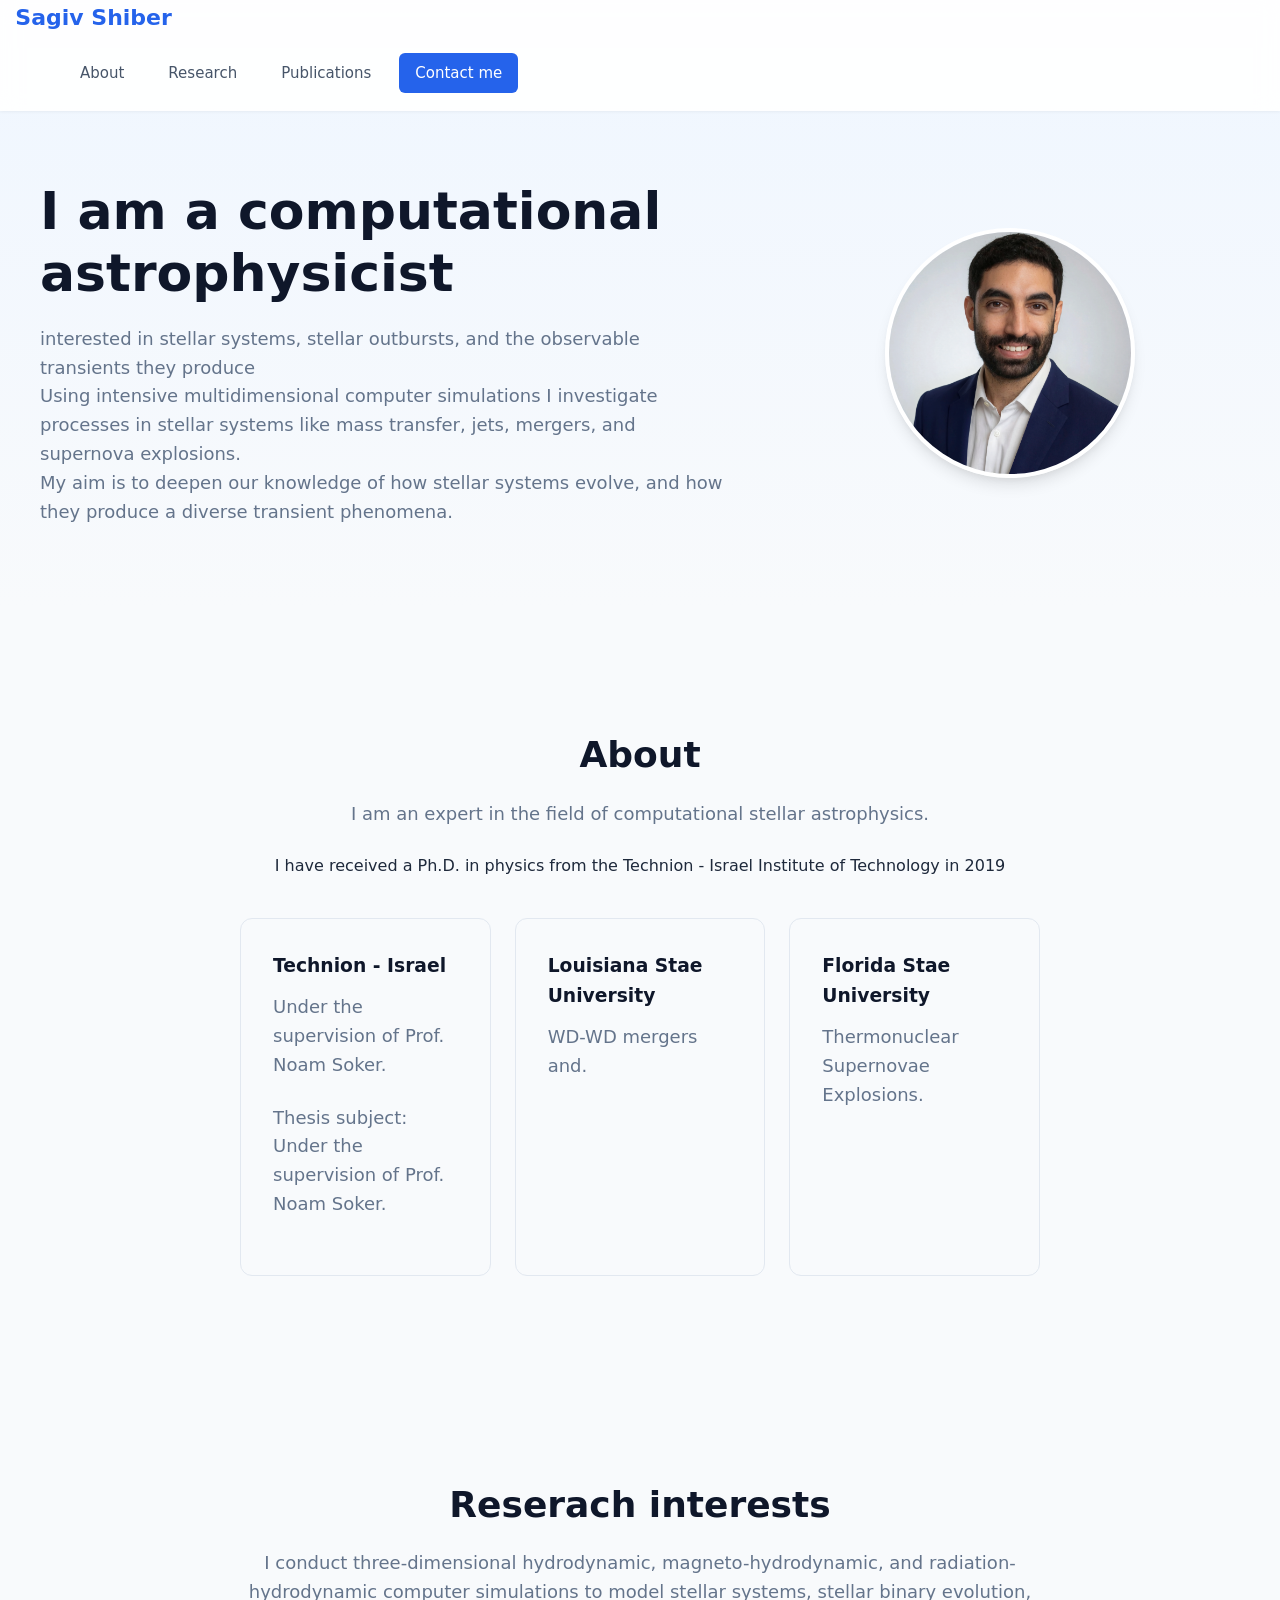
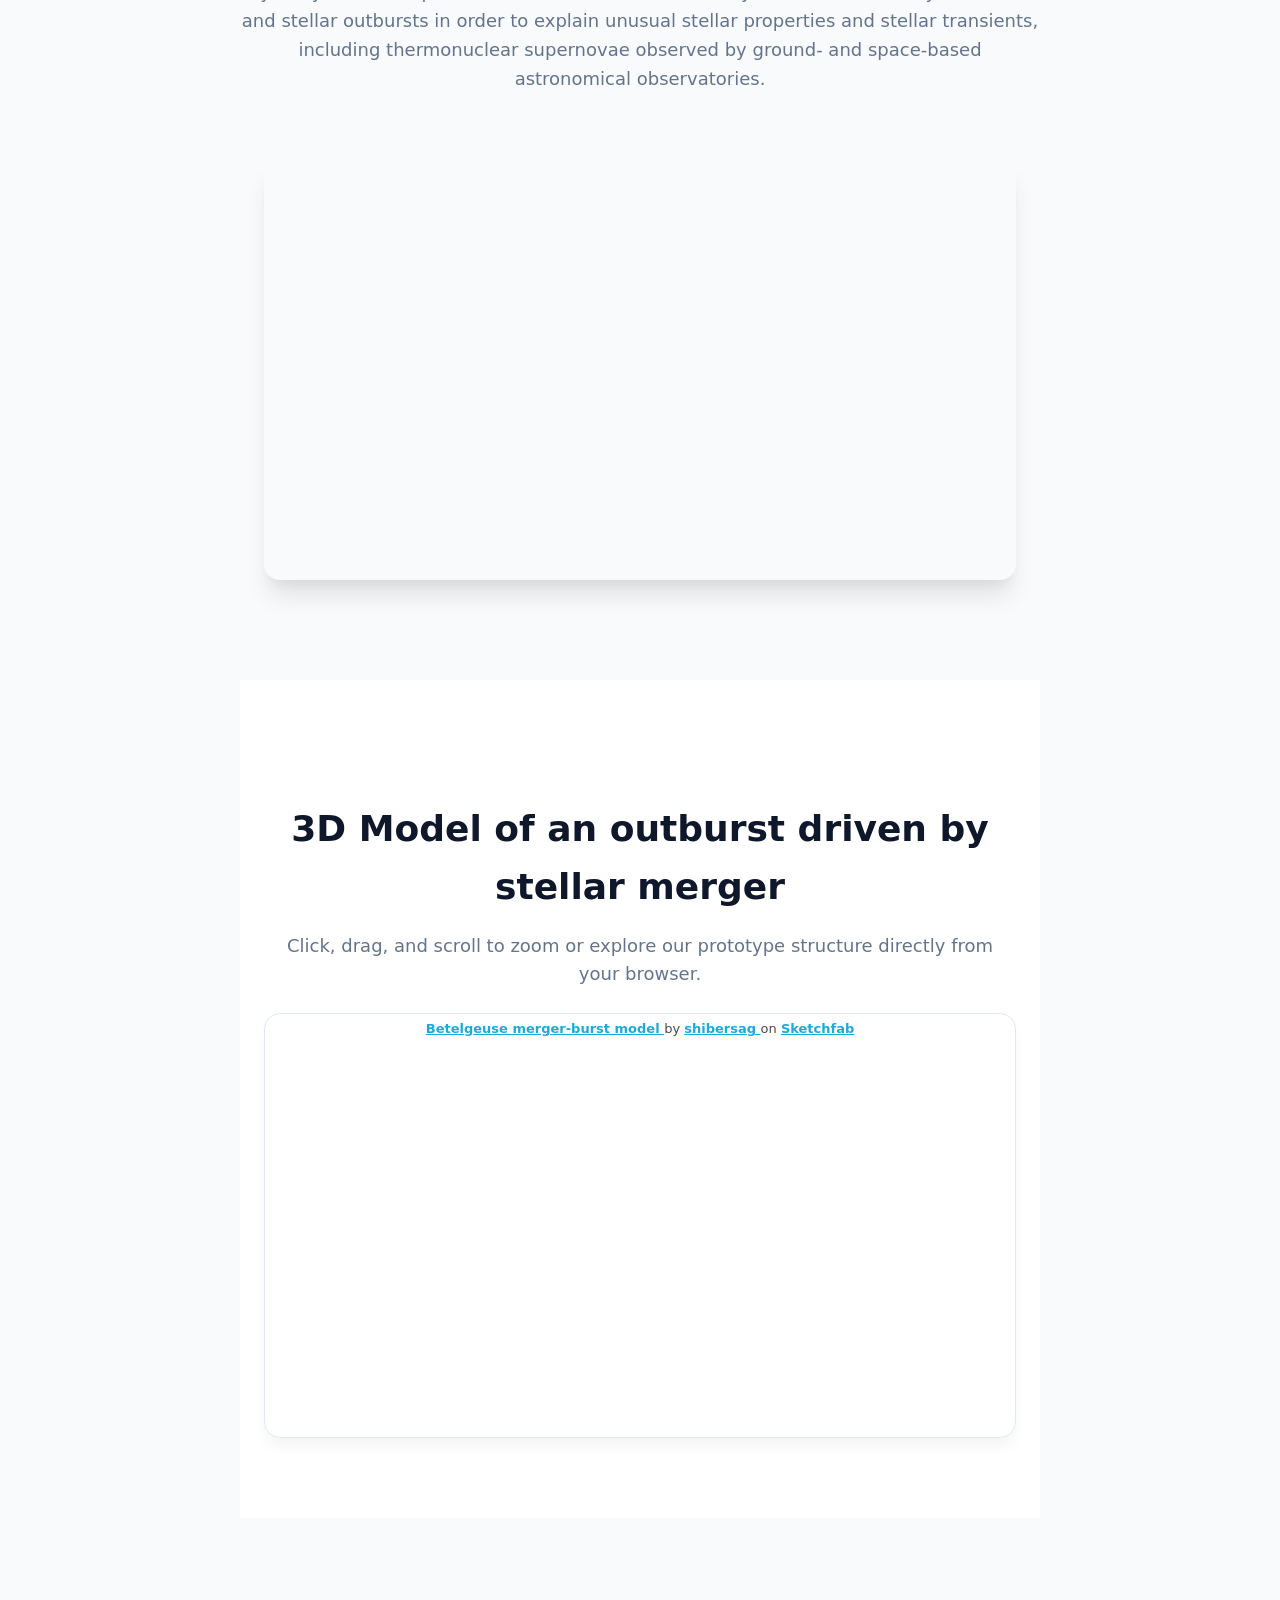
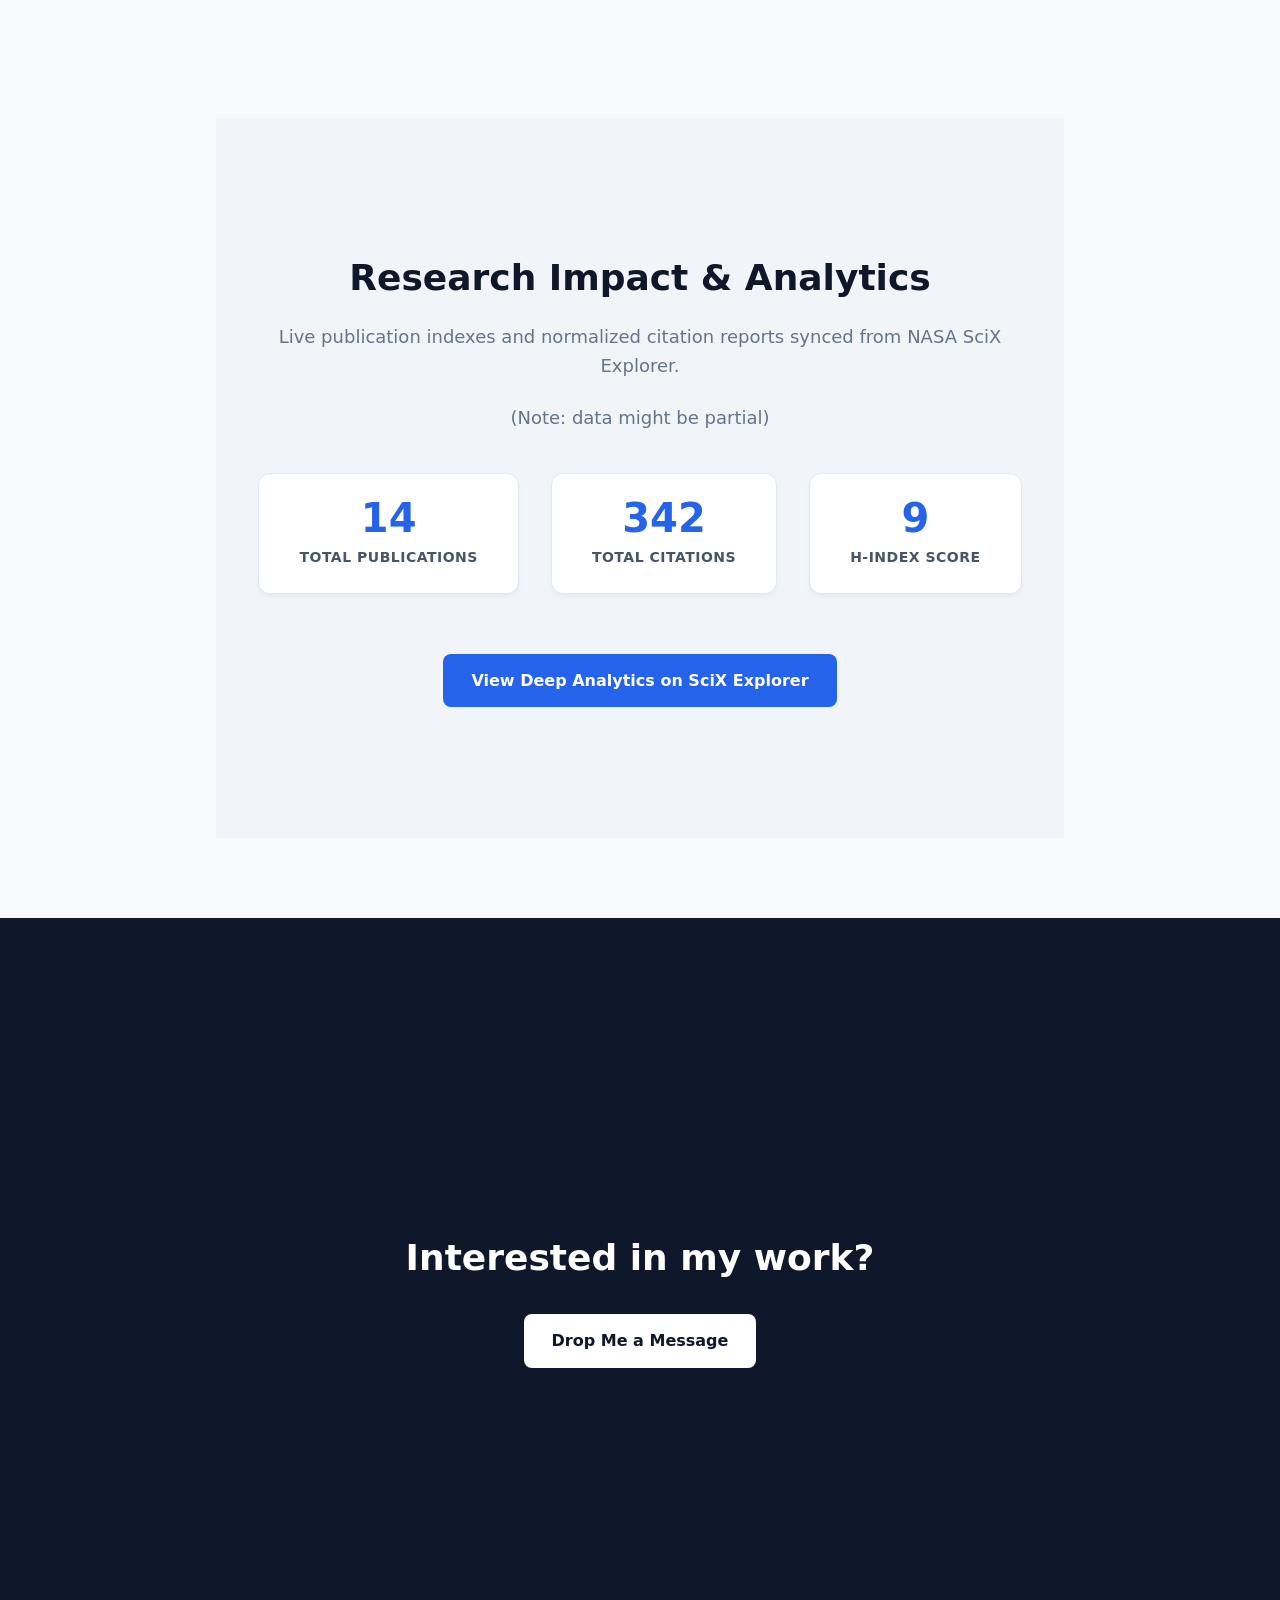
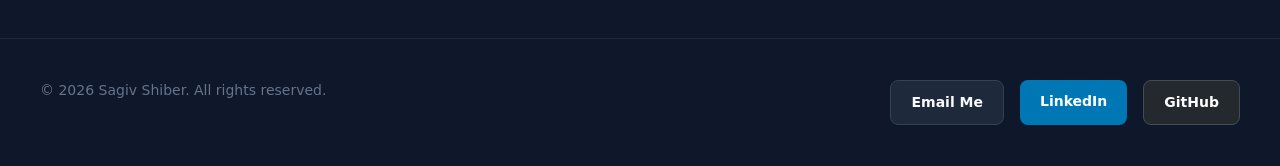
<file: index.html>
<!DOCTYPE html>
<html lang="en">
<head>
    <meta charset="UTF-8">
    <meta name="viewport" content="width=device-width, initial-scale=1.0">
    <title>Sagiv Shiber Astro Page</title>
    <!-- This links your HTML file to your CSS file -->
    <link rel="stylesheet" href="style.css">
<!--    <style>
        * { box-sizing: border-box; margin: 0; padding: 0; font-family: -apple-system, BlinkMacSystemFont, "Segoe UI", Roboto, Helvetica, Arial, sans-serif; }
        body { background-color: #f9fafb; color: #111827; line-height: 1.5; }
        .container { max-width: 1200px; margin: 0 auto; padding: 0 20px; }
        
        /* Header */
        header { display: flex; justify-content: space-between; align-items: center; padding: 24px 0; }
        .logo { font-size: 24px; font-weight: 700; color: #4f46e5; text-decoration: none; }
        
        /* Hero Section */
        .hero { display: flex; flex-direction: column; align-items: center; text-align: center; padding: 100px 0; }
        h1 { font-size: 48px; font-weight: 800; letter-spacing: -1px; margin-bottom: 20px; max-width: 800px; line-height: 1.2; }
        h1 span { color: #4f46e5; }
        p { font-size: 20px; color: #4b5563; margin-bottom: 40px; max-width: 600px; }
        
        /* Form */
        form { display: flex; gap: 12px; width: 100%; max-width: 480px; }
        input[type="email"] { flex: 1; padding: 14px 16px; border: 1px solid #d1d5db; border-radius: 8px; font-size: 16px; outline: none; }
        input[type="email"]:focus { border-color: #4f46e5; box-shadow: 0 0 0 3px rgba(79, 70, 229, 0.1); }
        button { background-color: #4f46e5; color: white; border: none; padding: 14px 24px; border-radius: 8px; font-size: 16px; font-weight: 600; cursor: pointer; transition: background 0.2s; }
        button:hover { background-color: #4338ca; }
        
        @media (max-width: 600px) {
            h1 { font-size: 36px; }
            form { flex-direction: column; }
            button { width: 100%; }
        }
        /* Base Setup & Smooth Scrolling */
        * { box-sizing: border-box; margin: 0; padding: 0; font-family: system-ui, -apple-system, sans-serif; }
        html { scroll-behavior: smooth; } /* Makes the page slide smoothly down to the section */
        body { background-color: #f8fafc; color: #1e293b; line-height: 1.6; }
        
        /* Sticky Navigation Bar */
        header { position: fixed; top: 0; left: 0; width: 100%; background: rgba(255, 255, 255, 0.9); backdrop-filter: blur(10px); box-shadow: 0 1px 3px rgba(0,0,0,0.05); z-index: 1000; }
        .nav-container { max-width: 1200px; margin: 0 auto; display: flex; justify-content: space-between; align-items: center; padding: 18px 24px; }
        .logo { font-size: 22px; font-weight: 700; color: #2563eb; text-decoration: none; }
        
        .nav-links { display: flex; gap: 12px; list-style: none; }
        .nav-btn { display: inline-block; text-decoration: none; color: #475569; padding: 8px 16px; font-size: 15px; font-weight: 500; border-radius: 6px; transition: all 0.2s; }
        .nav-btn:hover { background-color: #f1f5f9; color: #0f172a; }
        .nav-btn.cta { background-color: #2563eb; color: white; }
        .nav-btn.cta:hover { background-color: #1d4ed8; }

        /* Global Section Styling */
        section { padding: 120px 24px 80px 24px; min-height: 80vh; display: flex; flex-direction: column; align-items: center; justify-content: center; text-align: center; }
        .section-content { max-width: 800px; margin: 0 auto; }
        h2 { font-size: 36px; margin-bottom: 16px; color: #0f172a; }
        p { font-size: 18px; color: #64748b; margin-bottom: 24px; }

        /* Individual Sections Styling */
        #home { background: linear-gradient(to bottom, #eff6ff, #f8fafc); padding-top: 180px; }
        #home h1 { font-size: 52px; font-weight: 800; tracking: -1px; margin-bottom: 20px; color: #0f172a; }
        
        #features { background-color: #ffffff; }
        .grid { display: grid; grid-template-columns: repeat(auto-fit, minmax(240px, 1fr)); gap: 24px; margin-top: 40px; width: 100%; max-width: 1000px; }
        .card { background: #f8fafc; padding: 32px; border-radius: 12px; border: 1px solid #e2e8f0; text-align: left; }
        .card h3 { margin-bottom: 12px; color: #0f172a; }

        #pricing { background-color: #f8fafc; }
        .price-card { background: white; padding: 40px; border-radius: 16px; border: 2px solid #2563eb; box-shadow: 0 10px 15px -3px rgba(37, 99, 235, 0.1); display: inline-block; max-width: 360px; width: 100%; margin-top: 30px; }
        .price { font-size: 48px; font-weight: 800; color: #0f172a; margin: 16px 0; }

        #contact { background-color: #0f172a; color: white; }
        #contact h2 { color: white; }
        #contact p { color: #94a3b8; }
        .contact-btn { display: inline-block; background: white; color: #0f172a; padding: 14px 28px; border-radius: 8px; font-weight: 600; text-decoration: none; margin-top: 12px; }

        /* Responsive design for smaller screens */
        @media (max-width: 640px) {
            .nav-container { flex-direction: column; gap: 16px; padding: 12px; }
            #home h1 { font-size: 36px; }
            section { padding-top: 140px; }
        }
    </style> -->
</head>
<body>
    <div class="container">
    
        <!-- Header Navigation -->
        <header>
            <a href="#home" class="logo">&nbsp;&nbsp;Sagiv Shiber</a>
            <div class="nav-container">
            <!-- <a href="#home" class="logo">LaunchPad</a> -->
            <nav>
                <ul class="nav-links">
                    <!-- The href="#id" matches the id="id" on the sections below -->
                    <li><a href="#about" class="nav-btn">About</a></li>
                    <li><a href="#research" class="nav-btn">Research</a></li>
                    <li><a href="#publications" class="nav-btn">Publications</a></li>
                    <li><a href="#contact" class="nav-btn cta">Contact me</a></li>
                </ul>
            </nav>
            </div>
        </header>
            <!-- Main Content Sections -->
    <main>
        <!-- Home / Hero Section -->
        <section id="home">
            <div class="hero-two-column">
                <!-- Left Side: Profile Text Content -->
                <div class="hero-text-content">
                    <h1>I am a computational astrophysicist</h1>
                    <p>interested in stellar systems, stellar outbursts, and the observable transients they produce</p>
                    <p>Using intensive multidimensional computer simulations I investigate processes in stellar systems like mass transfer, jets, mergers, and supernova explosions.</p>
                    <!-- <p>As we now understand that stars are often formed in pairs, it is becoming clear that many transient phenomena, from novae to luminous red novae and supernovae are associated with stellar binarity.</p>-->
                    <p> My aim is to deepen our knowledge of how stellar systems evolve, and how they produce a diverse transient phenomena.</p>
                </div>
        
                <!-- Right Side: Profile Picture Container -->
                <div class="hero-image-content">
                    <!-- Ensure profile.jpg matches your uploaded file name exactly -->
                    <img src="headshot.png" alt="My headshot picture" class="profile-avatar">
                </div>
            </div>
        </section>

        <!-- About Section -->
        <section id="about">
            <div class="section-content">
                <h2>About</h2>
                <p>I am an expert in the field of computational stellar astrophysics.</p>
                <p></p>I have received a Ph.D. in physics from the Technion - Israel Institute of Technology in 2019 </p>
                <div class="grid">
                    <div class="card">
                        <h3>Technion - Israel</h3>
                        <p>Under the supervision of Prof. Noam Soker.</p>
                        <p>Thesis subject: Under the supervision of Prof. Noam Soker.</p>
                    </div>
                    <div class="card">
                        <h3>Louisiana Stae University</h3>
                        <p>WD-WD mergers and.</p>
                    </div>
                    <div class="card">
                        <h3>Florida Stae University</h3>
                        <p>Thermonuclear Supernovae Explosions.</p>
                    </div>
                </div>
            </div>
        </section>

        <!-- Research Section -->
        <section id="research">
            <div class="section-content">
                <h2>Reserach interests</h2>
                <p>I conduct three-dimensional hydrodynamic, magneto-hydrodynamic, and radiation-hydrodynamic computer simulations 
                    to model stellar systems, stellar binary evolution, and stellar outbursts in order to explain unusual stellar properties and 
                    stellar transients, including thermonuclear supernovae observed by ground- and space-based astronomical observatories.</p>
             <!--   <div class="price-card">
                    <h3>Reserch examples</h3>
                    <div class="price">$29<span style="font-size: 16px; font-weight: normal; color: #64748b;">/mo</span></div>
                    <p style="font-size: 15px; margin-bottom: 30px;">Includes all premium components, custom domain support, and priority updates.</p>
                    <a href="#contact" class="nav-btn cta" style="display: block; text-align: center;">Choose Pro</a>
                </div> -->
        <!-- Video Player Block -->
        <div class="video-section">
            <div class="video-container">
                <!-- SWAP OUT THE URL BELOW WITH YOUR YOUTUBE EMBED LINK -->
                <iframe width="560" height="315" src="https://www.youtube.com/embed/wA_56U6aF2s?si=P_Bl77ptEUR0Wiqi" title="Outflows from a massive merger" frameborder="0" allow="accelerometer; autoplay; clipboard-write; encrypted-media; gyroscope; picture-in-picture; web-share" referrerpolicy="strict-origin-when-cross-origin" allowfullscreen></iframe>
                <!-- <iframe src="https://youtu.be/wA_56U6aF2s?si=P_Bl77ptEUR0Wiqi" title="Outflows from a massive merger" allow="accelerometer; autoplay; clipboard-write; encrypted-media; gyroscope; picture-in-picture; web-share" allowfullscreen></iframe> -->
            </div>
        </div>
<!-- 3D Model Section -->
<section id="model-showcase">
    <div class="section-content">
        <h2>3D Model of an outburst driven by stellar merger</h2>
        <p>Click, drag, and scroll to zoom or explore our prototype structure directly from your browser.</p>
        <div class="sketchfab-container"> <iframe title="Betelgeuse merger-burst model" frameborder="0" allowfullscreen mozallowfullscreen="true" webkitallowfullscreen="true" allow="autoplay; fullscreen; xr-spatial-tracking" xr-spatial-tracking execution-while-out-of-viewport execution-while-not-rendered web-share src="https://sketchfab.com/models/7f6f18a3d1944bae9bd47f6cb8115727/embed"> </iframe> <p style="font-size: 13px; font-weight: normal; margin: 5px; color: #4A4A4A;"> <a href="https://sketchfab.com/3d-models/betelgeuse-merger-burst-model-7f6f18a3d1944bae9bd47f6cb8115727" target="_blank" rel="nofollow" style="font-weight: bold; color: #1CAAD9;"> Betelgeuse merger-burst model </a> by <a href="https://sketchfab.com/shibersag" target="_blank" rel="nofollow" style="font-weight: bold; color: #1CAAD9;"> shibersag </a> on <a href="https://sketchfab.com" target="_blank" rel="nofollow" style="font-weight: bold; color: #1CAAD9;">Sketchfab</a></p></div>
        <!-- <div class="sketchfab-container">
            <!-- SWAP OUT THE EMBED CODE BELOW WITH YOUR SKETCHFAB EMBED LINK -->
         <!--   <iframe title="3D Model" frameborder="0" allowfullscreen mozallowfullscreen="true" webkitallowfullscreen="true" allow="autoplay; fullscreen; xr-spatial-tracking" xr-spatial-tracking execution-while-out-of-viewport execution-while-not-rendered web-share src="https://sketchfab.com"></iframe>
        </div> -->
    </div>
</section>

            </div>
        </section>

        <!-- Publications Section -->
        <section id="publications">
          <section id="scix-metrics">
            <div class="section-content">
                <h2>Research Impact & Analytics</h2>
                <p>Live publication indexes and normalized citation reports synced from NASA SciX Explorer.</p>
                <p>(Note: data might be partial)</p>
        
                <div class="metrics-grid">
                    <!-- Dynamic Metric Box 1 -->
                    <div class="metric-box">
                        <div class="metric-val" id="pub-count">--</div>
                        <div class="metric-lbl">Total Publications</div>
                    </div>
                
                    <!-- Dynamic Metric Box 2 -->
                    <div class="metric-box">
                        <div class="metric-val" id="cite-count">--</div>
                        <div class="metric-lbl">Total Citations</div>
                    </div>
                
                    <!-- Dynamic Metric Box 3 -->
                    <div class="metric-box">
                        <div class="metric-val" id="h-index">--</div>
                        <div class="metric-lbl">h-index Score</div>
                    </div>
                </div>
                
                <!-- Live Action Link out to full profile -->
                <!-- REPLACE THE URL BELOW WITH YOUR ACTUAL SCIX AUTHOR SEARCH QUERY RESULT -->
                <a href="https://scixplorer.org/search/metrics?d=astrophysics&filter_author_facet_hier_fq_author=AND%2Cauthor_facet_hier%3A%220%2FShiber%2C+S%22&filter_database_fq_database=AND%2C%28%28database%3Aastronomy+OR+database%3Aphysics%29%29%2Cdatabase%3A%22astronomy%22&fq=%7B%21type%3Daqp+v%3D%24fq_database%7D&fq=%7B%21type%3Daqp+v%3D%24fq_author%7D&fq_author=%28author_facet_hier%3A%220%2FShiber%2C+S%22%29+AND+%28author_facet_hier%3A%220%5C%2FShiber%2C+S%22%29&fq_database=%28%28%28database%3Aastronomy+OR+database%3Aphysics%29%29+AND+database%3A%22astronomy%22%29+AND+%28database%3A%22astronomy%22%29&p=1&p_=0&q=Shiber&sort=date+desc" target="_blank" rel="noopener noreferrer" class="scix-profile-btn">
                    View Deep Analytics on SciX Explorer
                </a>
            </div>
        </section>
     </section>

        <!-- Contact Section -->
        <section id="contact">
            <div class="section-content">
                <h2>Interested in my work?</h2>
                <!-- <p>Join over 10,000 creators, developers, and small business owners building the future web.</p> -->
                <a href="mailto:hello@yoursite.com" class="contact-btn">Drop Me a Message</a>
            </div>
        </section>
    </main>

<!--        <main class="hero">
            <h1>The smarter way to manage your <span>daily workflow</span></h1>
            <p>Stop wasting hours on repetitive, manual tasks. Automate your pipeline and get back to doing the work that actually moves the needle.</p>
            <form action="#" method="POST">
                <input type="email" placeholder="sshiber@fsu.edu" required>
                <button type="submit">Let me know if you are interested in my work</button>
            </form>
        </main> -->
            <!-- Footer Banner Section -->
    <footer class="footer-banner">
        <div class="footer-content">
            <p class="footer-text">&copy; 2026 Sagiv Shiber. All rights reserved.</p>
            <div class="footer-socials">
                <!-- Replace the # with your actual email link and profile URLs -->
                <a href="mailto:sshiber@fsu.edu" class="footer-link email-btn">Email Me</a>
                <a href="https://www.linkedin.com/in/sagiv-shiber-8a8aa1310" target="_blank" rel="noopener noreferrer" class="footer-link linkedin-btn">LinkedIn</a>
                <a href="https://github.com/shibersag" target="_blank" rel="noopener noreferrer" class="footer-link github-btn">GitHub</a>
            </div>
        </div>
    </footer>
    </div>

<script>
document.addEventListener("DOMContentLoaded", function () {
    // 1. Enter your canonical name syntax or ORCID ID as registered on SciX/ADS
    const authorQuery = 'author:"YourLastName, FirstName"'; 
    
    // 2. Target public API payload wrapper
    const apiUrl = `https://harvard.edu{encodeURIComponent(authorQuery)}&fl=citation_count&rows=2000`;
    
    // Fallback Mock values if accessing locally without an active token environment
    // Remove or replace these values when parsing server scripts directly
    setTimeout(() => {
        document.getElementById('pub-count').innerText = "14";  // Example value
        document.getElementById('cite-count').innerText = "342"; // Example value
        document.getElementById('h-index').innerText = "9";     // Example value
    }, 800);

    /* UNCOMMENT THIS CODE LOGIC BLOCK WHEN READY TO DEPLOY WITH YOUR API DEVELOPER TOKEN
    fetch(apiUrl, {
        method: 'GET',
        headers: {
            'Authorization': 'Bearer YOUR_SCIX_DEVELOPER_TOKEN_HERE',
            'Accept': 'application/json'
        }
    })
    .then(response => response.json())
    .then(data => {
        const docs = data.response.docs;
        const totalPubs = data.response.numFound;
        
        let totalCitations = 0;
        let citationsArray = [];
        
        docs.forEach(doc => {
            let count = doc.citation_count || 0;
            totalCitations += count;
            citationsArray.push(count);
        });
        
        // Sort descending to find h-index metric
        citationsArray.sort((a, b) => b - a);
        let hIndex = 0;
        while (hIndex < citationsArray.length && citationsArray[hIndex] >= hIndex + 1) {
            hIndex++;
        }
        
        // Inject results straight to the user layout interface
        document.getElementById('pub-count').innerText = totalPubs;
        document.getElementById('cite-count').innerText = totalCitations;
        document.getElementById('h-index').innerText = hIndex;
    })
    .catch(error => console.error('Error fetching SciX data metrics:', error));
    */
});
</script>
</body>
</html>
</file>
<file: style.css>
/* Footer Banner Styles */
.footer-banner {
    background-color: #0f172a; /* Deep dark slate background */
    color: #94a3b8; /* Light gray text color */
    padding: 40px 24px;
    border-top: 1px solid #1e293b;
    text-align: center;
}

.footer-content {
    max-width: 1200px;
    margin: 0 auto;
    display: flex;
    flex-direction: column;
    align-items: center;
    gap: 20px;
}

.footer-text {
    font-size: 14px;
}

.footer-socials {
    display: flex;
    gap: 16px;
    flex-wrap: wrap;
    justify-content: center;
}

/* Profile Image Avatar Styling */
.profile-image-container {
    margin-bottom: 24px;
    display: flex;
    justify-content: center;
}
/* Two-Column Hero Base Layout */
#home {
    background: linear-gradient(to bottom, #eff6ff, #f8fafc);
    padding: 160px 24px 80px 24px; /* Generous padding to clear the sticky top nav */
    min-height: auto;
    display: flex;
    justify-content: center;
    align-items: center;
}

.hero-two-column {
    max-width: 1200px;
    width: 100%;
    margin: 0 auto;
    display: grid;
    grid-template-columns: 1.2fr 0.8fr; /* Gives the text slightly more horizontal space than the image */
    gap: 48px;
    align-items: center;
    text-align: left; /* Left aligns all text layout content */
}

/* Typography Overrides for Left-Aligned Grid */
.hero-text-content h1 {
    font-size: 48px;
    font-weight: 800;
    margin-bottom: 20px;
    color: #0f172a;
    line-height: 1.2;
}

.hero-text-content p {
    font-size: 18px;
    color: #64748b;
    margin-bottom: 0; /* Clear bottom spacing inside the column framework */
}

/* Image Positioning Framework */
.hero-image-content {
    display: flex;
    justify-content: center;
    align-items: center;
}

.profile-avatar-large {
    width: 100%;
    max-width: 300px; /* Caps image scale width nicely on massive layouts */
    aspect-ratio: 1 / 1; /* Locks file into a perfect square aspect frame */
    border-radius: 24px; /* Modern square with smooth rounded corners (change to 50% if you prefer a circle) */
    object-fit: cover; /* Prevents human facial stretching inside dynamic windows */
    border: 6px solid #ffffff;
    box-shadow: 0 20px 25px -5px rgba(0, 0, 0, 0.1), 0 10px 10px -5px rgba(0, 0, 0, 0.04);
    transition: transform 0.3s cubic-bezier(0.4, 0, 0.2, 1);
}

.profile-avatar-large:hover {
    transform: translateY(-8px) scale(1.02); /* Clean lift-and-pop microanimation effect on cursor hover */
}

/* Mobile Responsiveness Engine */
@media (max-width: 768px) {
    #home {
        padding-top: 140px; /* Snug spacing adjustment on smaller devices */
    }
    
    .hero-two-column {
        grid-template-columns: 1fr; /* Drops down to a standard single vertical stack framework */
        gap: 32px;
        text-align: center; /* Shifts content alignment text rules back to center focus for phone screens */
    }
    
    /* Reorders visual execution so your photo stacks over your text headline on mobile displays */
    .hero-image-content {
        order: -1; 
    }
    
    .hero-text-content h1 {
        font-size: 36px;
    }
    
    .profile-avatar-large {
        max-width: 220px; /* Scales picture box size down comfortably to save screen real estate */
    }
}

.profile-avatar {
    width: 250px;       /* Controls the width of your profile picture */
    height: 250px;      /* Controls the height of your profile picture */
    border-radius: 50%; /* Makes the image frame perfectly circular */
    object-fit: cover;  /* Ensures the photo doesn't look stretched or squished */
    border: 4px solid #ffffff; /* Adds a clean white border frame */
    box-shadow: 0 10px 15px -3px rgba(0, 0, 0, 0.1), 0 4px 6px -2px rgba(0, 0, 0, 0.05); /* Adds a soft drop-shadow depth effect */
    transition: transform 0.3s ease;
}

/* Adds a subtle interactive pop animation when a visitor hovers their mouse over your photo */
.profile-avatar:hover {
    transform: scale(1.05);
}


/* Individual Social Button Links */
.footer-link {
    display: inline-block;
    padding: 10px 20px;
    border-radius: 8px;
    font-size: 14px;
    font-weight: 600;
    text-decoration: none;
    transition: all 0.2s ease;
}

/* Custom platform colors */
.email-btn {
    background-color: #1e293b;
    color: #f8fafc;
    border: 1px solid #334155;
}
.email-btn:hover {
    background-color: #334155;
}

.linkedin-btn {
    background-color: #0077b5; /* Official LinkedIn Blue */
    color: white;
}
.linkedin-btn:hover {
    background-color: #005582;
}

.github-btn {
    background-color: #24292e; /* Official GitHub Dark */
    color: white;
    border: 1px solid #444d56;
}
.github-btn:hover {
    background-color: #1a1e22;
}

/* Responsive alignment for larger displays */
@media (min-width: 640px) {
    .footer-content {
        flex-direction: row;
        justify-content: space-between;
    }
}
/* Base Setup & Smooth Scrolling */
* { 
    box-sizing: border-box; 
    margin: 0; 
    padding: 0; 
    font-family: system-ui, -apple-system, sans-serif; 
}
html { 
    scroll-behavior: smooth; 
}
body { 
    background-color: #f8fafc; 
    color: #1e293b; 
    line-height: 1.6; 
}

/* Sticky Navigation Bar */
header { 
    position: fixed; 
    top: 0; 
    left: 0; 
    width: 100%; 
    background: rgba(255, 255, 255, 0.9); 
    backdrop-filter: blur(10px); 
    box-shadow: 0 1px 3px rgba(0,0,0,0.05); 
    z-index: 1000; 
}
.nav-container { 
    max-width: 1200px; 
    margin: 0 auto; 
    display: flex; 
    justify-content: space-between; 
    align-items: center; 
    padding: 18px 24px; 
}
.logo { 
    font-size: 22px; 
    font-weight: 700; 
    color: #2563eb; 
    text-decoration: none; 
}
.nav-links { 
    display: flex; 
    gap: 12px; 
    list-style: none; 
}
.nav-btn { 
    display: inline-block; 
    text-decoration: none; 
    color: #475569; 
    padding: 8px 16px; 
    font-size: 15px; 
    font-weight: 500; 
    border-radius: 6px; 
    transition: all 0.2s; 
}
.nav-btn:hover { 
    background-color: #f1f5f9; 
    color: #0f172a; 
}
.nav-btn.cta { 
    background-color: #2563eb; 
    color: white; 
}
.nav-btn.cta:hover { 
    background-color: #1d4ed8; 
}

/* Global Section Styling */
section { 
    padding: 120px 24px 80px 24px; 
    min-height: 80vh; 
    display: flex; 
    flex-direction: column; 
    align-items: center; 
    justify-content: center; 
    text-align: center; 
}
.section-content { 
    max-width: 800px; 
    margin: 0 auto; 
    width: 100%; 
}
h2 { 
    font-size: 36px; 
    margin-bottom: 16px; 
    color: #0f172a; 
}
p { 
    font-size: 18px; 
    color: #64748b; 
    margin-bottom: 24px; 
}

/* Individual Sections Styling */
#home { 
    background: linear-gradient(to bottom, #eff6ff, #f8fafc); 
    padding-top: 180px; 
    min-height: auto; 
}
#home h1 { 
    font-size: 52px; 
    font-weight: 800; 
    margin-bottom: 20px; 
    color: #0f172a; 
}

/* Responsive YouTube Video Wrapper */
.video-section { 
    background-color: #f8fafc; 
    padding: 40px 24px 100px 24px; 
    display: flex; 
    justify-content: center; 
}
.video-container { 
    width: 100%; 
    max-width: 800px; 
    position: relative; 
    padding-bottom: 56.25%; /* 16:9 Aspect Ratio */ 
    height: 0; 
    overflow: hidden; 
    border-radius: 16px; 
    box-shadow: 0 20px 25px -5px rgba(0, 0, 0, 0.1), 0 10px 10px -5px rgba(0, 0, 0, 0.04); 
}
.video-container iframe { 
    position: absolute; 
    top: 0; 
    left: 0; 
    width: 100%; 
    height: 100%; 
    border: none; 
}
        
#features { 
    background-color: #ffffff; 
}
.grid { 
    display: grid; 
    grid-template-columns: repeat(auto-fit, minmax(240px, 1fr)); 
    gap: 24px; 
    margin-top: 40px; 
    width: 100%; 
    max-width: 1000px; 
}
.card { 
    background: #f8fafc; 
    padding: 32px; 
    border-radius: 12px; 
    border: 1px solid #e2e8f0; 
    text-align: left; 
}
.card h3 { 
    margin-bottom: 12px; 
    color: #0f172a; 
}

#pricing { 
    background-color: #f8fafc; 
}
.price-card { 
    background: white; 
    padding: 40px; 
    border-radius: 16px; 
    border: 2px solid #2563eb; 
    box-shadow: 0 10px 15px -3px rgba(37, 99, 235, 0.1); 
    display: inline-block; 
    max-width: 360px; 
    width: 100%; 
    margin-top: 30px; 
}
.price { 
    font-size: 48px; 
    font-weight: 800; 
    color: #0f172a; 
    margin: 16px 0; 
}
.price-period {
    font-size: 16px; 
    font-weight: normal; 
    color: #64748b;
}
.price-desc {
    font-size: 15px; 
    margin-bottom: 30px;
}
.plan-btn {
    display: block; 
    text-align: center;
}

#contact { 
    background-color: #0f172a; 
    color: white; 
}
#contact h2 { 
    color: white; 
}
#contact p { 
    color: #94a3b8; 
}
.contact-btn { 
    display: inline-block; 
    background: white; 
    color: #0f172a; 
    padding: 14px 28px; 
    border-radius: 8px; 
    font-weight: 600; 
    text-decoration: none; 
    margin-top: 12px; 
}

/* Mobile Responsiveness */
@media (max-width: 640px) {
    .nav-container { 
        flex-direction: column; 
        gap: 16px; 
        padding: 12px; 
    }
    #home h1 { 
        font-size: 36px; 
    }
    section { 
        padding-top: 140px; 
    }
}

/* SciX Metrics Styling */
#scix-metrics {
    background-color: #f1f5f9;
    padding: 80px 24px;
}

.metrics-grid {
    display: flex;
    justify-content: center;
    gap: 32px;
    margin: 40px auto;
    max-width: 900px;
    flex-wrap: wrap;
}

.metric-box {
    background: #ffffff;
    border: 1px solid #e2e8f0;
    border-radius: 12px;
    padding: 24px 40px;
    min-width: 200px;
    box-shadow: 0 4px 6px -1px rgba(0, 0, 0, 0.05);
    text-align: center;
}

.metric-val {
    font-size: 40px;
    font-weight: 800;
    color: #2563eb; /* SciX Accent Theme Blue */
    line-height: 1;
    margin-bottom: 8px;
}

.metric-lbl {
    font-size: 14px;
    font-weight: 600;
    color: #475569;
    text-transform: uppercase;
    letter-spacing: 0.5px;
}

.scix-profile-btn {
    display: inline-block;
    background-color: #2563eb;
    color: white;
    text-decoration: none;
    padding: 14px 28px;
    border-radius: 8px;
    font-weight: 600;
    transition: background-color 0.2s;
    margin-top: 20px;
}

.scix-profile-btn:hover {
    background-color: #1d4ed8;
}

/* Sketchfab 3D Embed Section */
#model-showcase {
    background-color: #ffffff;
}

.sketchfab-container {
    width: 100%;
    max-width: 800px;
    position: relative;
    padding-bottom: 56.25%; /* Perfect 16:9 aspect scale */
    height: 0;
    overflow: hidden;
    border-radius: 16px;
    border: 1px solid #e2e8f0;
    box-shadow: 0 10px 15px -3px rgba(0, 0, 0, 0.05);
    margin: 0 auto;
}

.sketchfab-container iframe {
    position: absolute;
    top: 0;
    left: 0;
    width: 100%;
    height: 100%;
}
</file>
